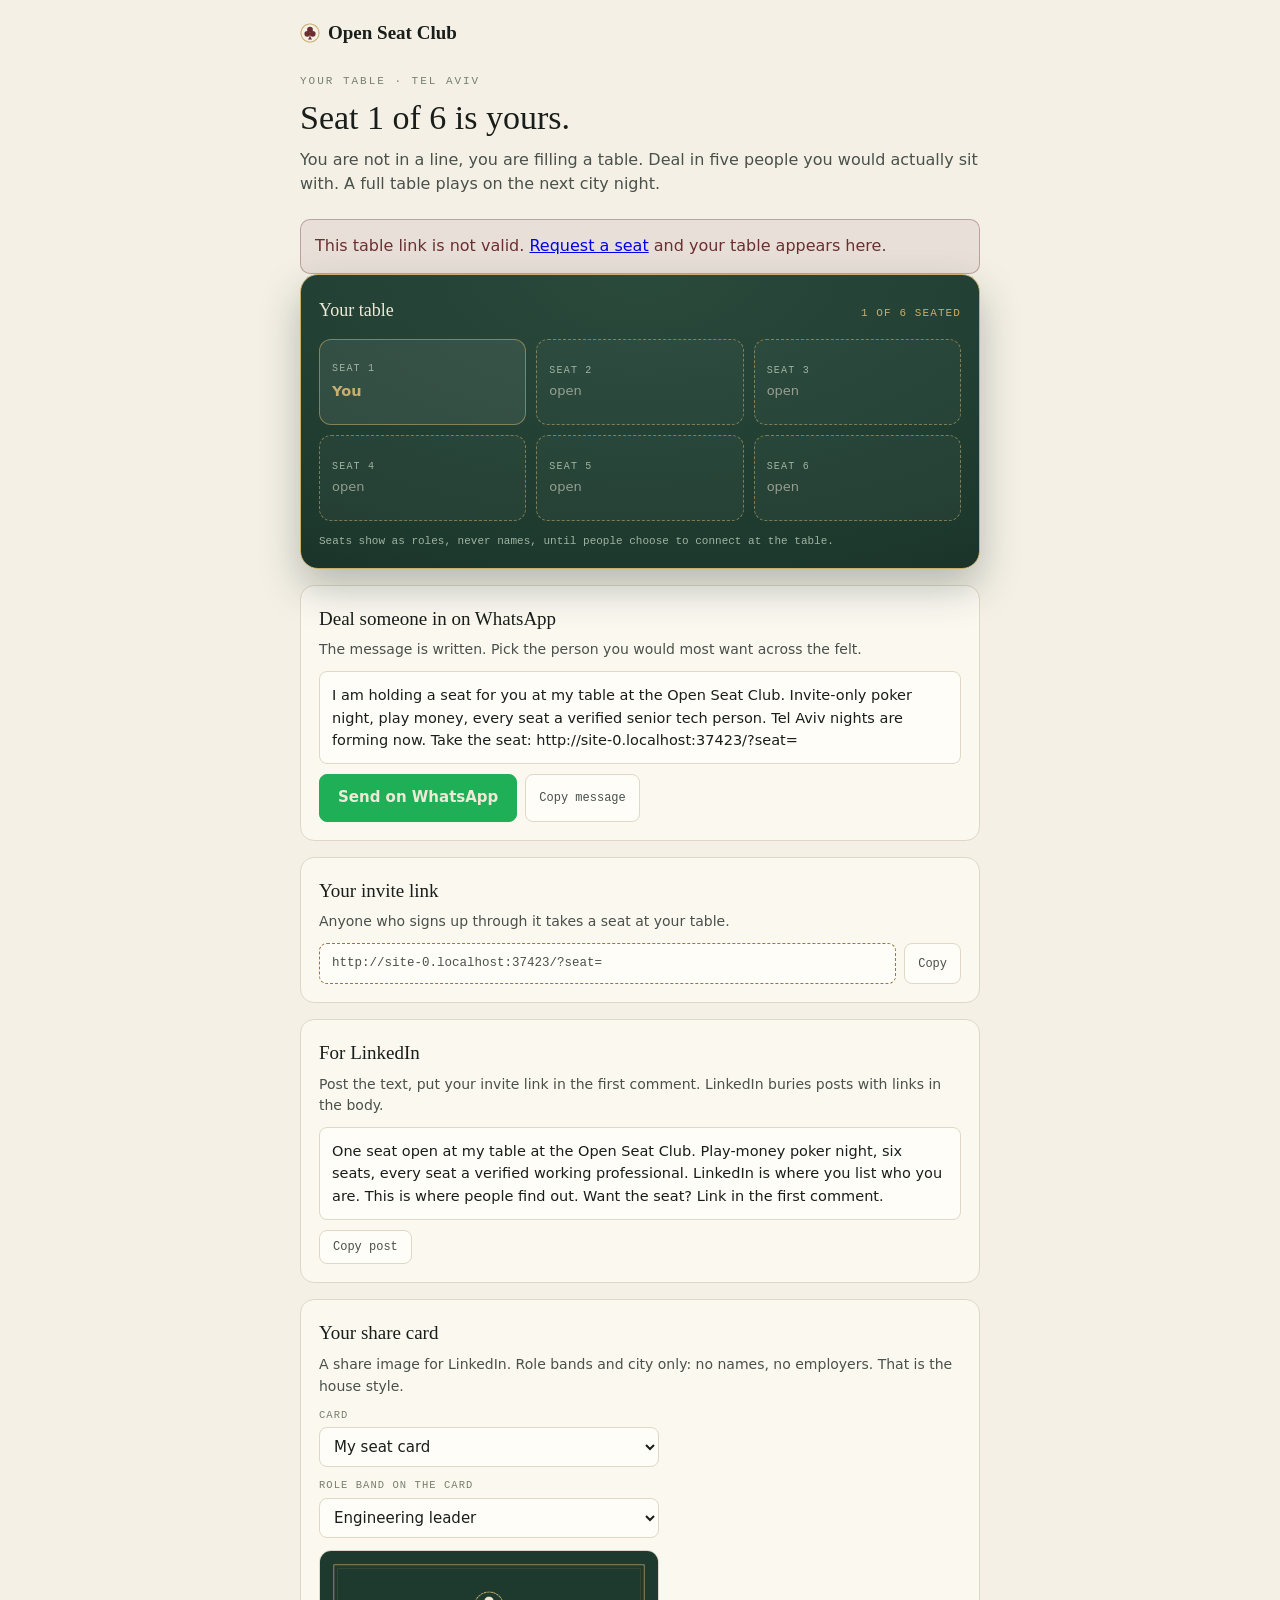
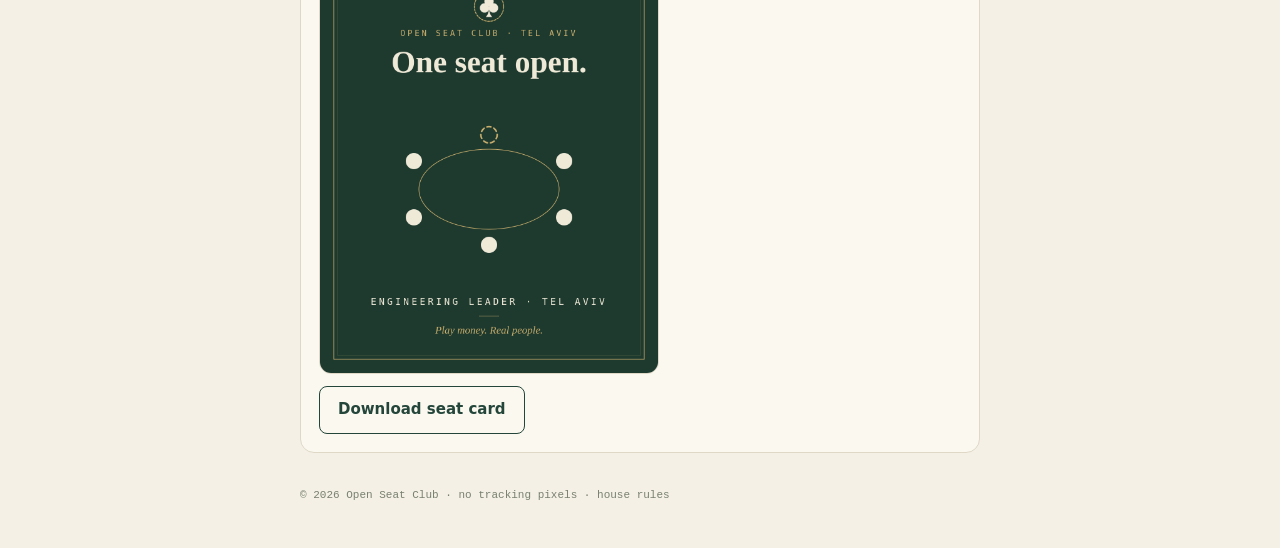
<file: site/table.html>
<!doctype html>
<html lang="en">
<head>
<meta charset="utf-8">
<meta name="viewport" content="width=device-width, initial-scale=1, viewport-fit=cover">
<meta name="theme-color" content="#F4F0E6">
<meta name="robots" content="noindex">
<meta name="description" content="Your table at the Open Seat Club: six seats, five to deal in.">
<title>Your table · Open Seat Club</title>
<meta property="og:title" content="A seat is being held for you">
<meta property="og:description" content="Open Seat Club: invite-only, play-money poker nights, every seat a verified tech professional. Tel Aviv deals first.">
<meta property="og:type" content="website">
<meta property="og:image" content="https://cdn.jsdelivr.net/gh/odedrochman/openseatclub-assets@79955992203d24bace0b9960f568c1b742d97818/site/og-felt.png">
<meta property="og:image:width" content="1200">
<meta property="og:image:height" content="630">
<link rel="icon" href="/favicon.svg" type="image/svg+xml">
<link rel="icon" href="/icon-32.png" type="image/png" sizes="32x32">
<link rel="icon" href="/icon-16.png" type="image/png" sizes="16x16">
<link rel="apple-touch-icon" href="/icon-192.png">
<style>
  :root{
    --bone:#F4F0E6; --surface:#FBF8F0; --raised:#FFFDF7; --ink:#191E1A;
    --sec:#49514A; --muted:#79806F; --border:#DFD8C6;
    --pine:#24463A; --pine2:#183227; --brass:#96793D; --oxblood:#6B2F31;
    --felt:#1E3A2E; --gold:#C9AE6E; --green:#7FBF98; --cream:#EFE9D8; --sage:#9FB3A3;
    --disp:"Spectral", Georgia, "Times New Roman", serif;
    --body:"Alegreya Sans", "Gill Sans", "Segoe UI", system-ui, sans-serif;
    --mono:"IBM Plex Mono", "SF Mono", Menlo, Consolas, monospace;
  }
  *,*::before,*::after{box-sizing:border-box;margin:0;padding:0}
  html,body{overflow-x:clip}
  body{background:var(--bone);color:var(--ink);font-family:var(--body);line-height:1.55;font-size:16px}
  .wrap{max-width:720px;margin:0 auto;padding:0 20px}
  header{padding:18px 0 0}
  .mark{display:flex;align-items:center;gap:8px;font-family:var(--disp);font-size:19px;font-weight:600}
  .mark .pip{display:inline-flex;align-items:center}
  .mark .pip svg{display:block}
  .eyebrow{font-family:var(--mono);font-size:11px;letter-spacing:.18em;text-transform:uppercase;color:var(--muted);margin:26px 0 8px}
  h1{font-family:var(--disp);font-weight:500;font-size:clamp(26px,6vw,34px);line-height:1.15;margin-bottom:10px}
  .lede{color:var(--sec);margin-bottom:22px}
  /* felt */
  .feltbox{position:relative;background:radial-gradient(130% 150% at 50% 0%,#2A4A3C 0%,var(--felt) 62%,#152A21 100%);border:1px solid var(--gold);border-radius:18px;padding:22px 18px 18px;color:var(--cream);box-shadow:0 18px 40px rgba(21,42,33,.28)}
  .fhd{display:flex;justify-content:space-between;align-items:baseline;gap:10px;flex-wrap:wrap;margin-bottom:14px}
  .fname{font-family:var(--disp);font-size:18px}
  .fstat{font-family:var(--mono);font-size:11px;letter-spacing:.1em;color:var(--gold)}
  .seats{display:grid;grid-template-columns:repeat(3,1fr);gap:10px}
  @media(max-width:430px){ .seats{grid-template-columns:repeat(2,1fr)} }
  .seat{border:1px dashed rgba(201,174,110,.55);border-radius:12px;min-height:86px;padding:10px 12px;background:rgba(255,253,247,.03);display:flex;flex-direction:column;justify-content:center;gap:3px}
  .seat.full{border-style:solid;background:rgba(255,253,247,.08)}
  .seat .sn{font-family:var(--mono);font-size:10px;letter-spacing:.12em;text-transform:uppercase;color:var(--sage)}
  .seat .sv{font-weight:700;font-size:14.5px}
  .seat.you .sv{color:var(--gold)}
  .seat .open{color:rgba(239,233,216,.55);font-size:13px}
  .fnote{font-family:var(--mono);font-size:11px;color:var(--sage);margin-top:12px}
  /* share blocks */
  .card{background:var(--surface);border:1px solid var(--border);border-radius:14px;padding:18px;margin-top:16px}
  .card h2{font-family:var(--disp);font-weight:500;font-size:19px;margin-bottom:6px}
  .card p.small{font-size:14px;color:var(--sec);margin-bottom:10px}
  .linkrow{display:flex;gap:8px;align-items:stretch}
  .linkbox{flex:1;font-family:var(--mono);font-size:12.5px;background:var(--raised);border:1px dashed var(--brass);border-radius:8px;padding:10px 12px;word-break:break-all;color:var(--sec)}
  .msg{font-size:14.5px;background:var(--raised);border:1px solid var(--border);border-radius:8px;padding:12px;color:var(--ink);white-space:pre-wrap;margin-bottom:10px}
  .btn{display:inline-block;font-family:var(--body);font-weight:700;font-size:15px;color:var(--cream);background:var(--pine);border:1px solid var(--pine);border-radius:8px;padding:11px 18px;cursor:pointer;text-decoration:none;text-align:center}
  .btn:hover{background:var(--pine2)}
  .btn.wa{background:#1FAF57;border-color:#1FAF57}
  .btn.ghost{background:transparent;color:var(--pine)}
  .mini{font-family:var(--mono);font-size:12px;padding:9px 13px;border:1px solid var(--border);border-radius:8px;background:var(--raised);color:var(--sec);cursor:pointer;white-space:nowrap}
  .mini:hover{border-color:var(--muted)}
  .mini.done{border-color:var(--green);color:var(--pine)}
  .btnrow{display:flex;gap:8px;flex-wrap:wrap;margin-top:4px}
  label{display:block;font-family:var(--mono);font-size:10.5px;letter-spacing:.1em;text-transform:uppercase;color:var(--muted);margin:10px 0 4px}
  select{font-family:var(--body);font-size:15px;padding:9px 10px;border:1px solid var(--border);border-radius:8px;background:var(--raised);color:var(--ink);width:100%;max-width:340px}
  canvas#cardcv{display:none}
  .cardprev{width:100%;max-width:340px;border-radius:12px;border:1px solid var(--border);display:block;margin:12px 0}
  footer{padding:34px 0 44px;font-family:var(--mono);font-size:11px;color:var(--muted)}
  .err{display:none;background:rgba(107,47,49,.08);border:1px solid rgba(107,47,49,.35);color:var(--oxblood);border-radius:10px;padding:14px;margin-top:20px}
</style>
</head>
<body>
<div class="wrap">
  <header><div class="mark"><span class="pip" aria-hidden="true"><svg viewBox="0 0 512 512" width="20" height="20"><circle cx="256" cy="256" r="230" fill="none" stroke="#C9AE6E" stroke-width="28" stroke-dasharray="30 20" stroke-linecap="round"/><g fill="#6B2F31"><circle cx="256" cy="172" r="74"/><circle cx="186" cy="276" r="74"/><circle cx="326" cy="276" r="74"/><path d="M256 278 C252 346 236 388 204 420 L308 420 C276 388 260 346 256 278 Z"/></g></svg></span>Open Seat Club</div></header>

  <p class="eyebrow" id="welcome-line">Your table &middot; Tel Aviv</p>
  <h1 id="headline">Seat 1 of 6 is yours.</h1>
  <p class="lede">You are not in a line, you are filling a table. Deal in five people you would actually sit with. A full table plays on the next city night.</p>

  <div class="err" id="err">This table link is not valid. <a href="/">Request a seat</a> and your table appears here.</div>

  <div class="feltbox" id="felt">
    <div class="fhd"><span class="fname">Your table</span><span class="fstat" id="fstat">1 OF 6 SEATED</span></div>
    <div class="seats" id="seats"></div>
    <p class="fnote">Seats show as roles, never names, until people choose to connect at the table.</p>
  </div>

  <div class="card">
    <h2>Deal someone in on WhatsApp</h2>
    <p class="small">The message is written. Pick the person you would most want across the felt.</p>
    <div class="msg" id="wamsg"></div>
    <div class="btnrow">
      <a class="btn wa" id="wabtn" href="#" target="_blank" rel="noopener">Send on WhatsApp</a>
      <button class="mini" data-copy="wamsg">Copy message</button>
    </div>
  </div>

  <div class="card">
    <h2>Your invite link</h2>
    <p class="small">Anyone who signs up through it takes a seat at your table.</p>
    <div class="linkrow">
      <div class="linkbox" id="invlink"></div>
      <button class="mini" data-copy="invlink">Copy</button>
    </div>
  </div>

  <div class="card">
    <h2>For LinkedIn</h2>
    <p class="small">Post the text, put your invite link in the first comment. LinkedIn buries posts with links in the body.</p>
    <div class="msg" id="limsg"></div>
    <div class="btnrow"><button class="mini" data-copy="limsg">Copy post</button></div>
  </div>

  <div class="card">
    <h2>Your share card</h2>
    <p class="small">A share image for LinkedIn. Role bands and city only: no names, no employers. That is the house style.</p>
    <label for="cardtype">Card</label>
    <select id="cardtype">
      <option value="seat">My seat card</option>
      <option value="table">The table card (the room, one seat open)</option>
    </select>
    <label for="role">Role band on the card</label>
    <select id="role">
      <option>Engineering leader</option>
      <option>Product leader</option>
      <option>Founder</option>
      <option>Design leader</option>
      <option>Data leader</option>
      <option>Senior operator</option>
    </select>
    <img class="cardprev" id="cardprev" alt="Preview of your seat card">
    <canvas id="cardcv" width="1080" height="1350"></canvas>
    <div class="btnrow">
      <a class="btn ghost" id="dl" download="open-seat-club-seat-card.png" href="#">Download seat card</a>
    </div>
  </div>

  <div class="card" id="tellcard" style="display:none">
    <h2>Today's tell question</h2>
    <p class="small">One tap a day. Twelve taps in, your tell profile starts forming. Skipping costs nothing.</p>
    <p id="tellq" style="font-family:var(--disp);font-size:17px;margin:6px 0 10px"></p>
    <div class="btnrow" id="tellopts"></div>
    <p class="small" id="tellnote" style="margin:10px 0 0"></p>
  </div>

  <footer>&copy; 2026 Open Seat Club &middot; no tracking pixels &middot; house rules</footer>
</div>

<script>
(function(){
  "use strict";
  var qs=new URLSearchParams(location.search);
  var code=(qs.get('c')||'').toLowerCase().slice(0,16);
  var ORIGIN=location.origin;
  var invite=ORIGIN+'/?seat='+encodeURIComponent(code);

  var WA='I am holding a seat for you at my table at the Open Seat Club. Invite-only poker night, play money, every seat a verified senior tech person. Tel Aviv nights are forming now. Take the seat: '+invite;
  var LI='One seat open at my table at the Open Seat Club. Play-money poker night, six seats, every seat a verified working professional. LinkedIn is where you list who you are. This is where people find out. Want the seat? Link in the first comment.';

  document.getElementById('wamsg').textContent=WA;
  document.getElementById('limsg').textContent=LI;
  document.getElementById('invlink').textContent=invite;
  document.getElementById('wabtn').href='https://wa.me/?text='+encodeURIComponent(WA);
  if(qs.get('welcome')){ document.getElementById('welcome-line').textContent='Verified · Your table · Tel Aviv'; }

  /* copy buttons */
  document.querySelectorAll('[data-copy]').forEach(function(b){
    b.addEventListener('click',function(){
      var t=document.getElementById(b.getAttribute('data-copy')).textContent;
      (navigator.clipboard?navigator.clipboard.writeText(t):Promise.reject()).then(function(){
        b.classList.add('done'); var old=b.textContent; b.textContent='Copied';
        setTimeout(function(){ b.classList.remove('done'); b.textContent=old; },1600);
      }).catch(function(){
        var ta=document.createElement('textarea'); ta.value=t; document.body.appendChild(ta);
        ta.select(); try{ document.execCommand('copy'); }catch(e){} document.body.removeChild(ta);
        b.textContent='Copied'; setTimeout(function(){ b.textContent='Copy'; },1600);
      });
    });
  });

  /* seats */
  var seatsEl=document.getElementById('seats');
  function renderSeats(filled,pending){
    seatsEl.innerHTML='';
    for(var i=1;i<=6;i++){
      var d=document.createElement('div');
      if(i===1){ d.className='seat full you'; d.innerHTML='<span class="sn">Seat 1</span><span class="sv">You</span>'; }
      else if(i<=filled){ d.className='seat full'; d.innerHTML='<span class="sn">Seat '+i+'</span><span class="sv">Taken &middot; verified</span>'; }
      else if(i<=filled+pending){ d.className='seat'; d.innerHTML='<span class="sn">Seat '+i+'</span><span class="open">invited &middot; verifying</span>'; }
      else { d.className='seat'; d.innerHTML='<span class="sn">Seat '+i+'</span><span class="open">open</span>'; }
      seatsEl.appendChild(d);
    }
    document.getElementById('fstat').textContent=Math.min(filled,6)+' OF 6 SEATED';
    if(filled>=6){ document.getElementById('headline').textContent='Your table is full. It plays next city night.'; }
    else if(filled>1){ document.getElementById('headline').textContent='Seat '+filled+' of 6 filled. '+(6-filled)+' to go.'; }
  }
  renderSeats(1,0);

  var tableData={seats:1,roleBands:[]};
  if(code){
    fetch('/api/table?c='+encodeURIComponent(code)).then(function(r){
      if(!r.ok) throw 0; return r.json();
    }).then(function(d){
      if(d && d.ok){
        renderSeats(d.seats,d.pending||0);
        tableData={seats:d.seats,roleBands:d.roleBands||[]};
        if(document.getElementById('cardtype').value==='table') redraw();
      }
      else throw 0;
    }).catch(function(){
      document.getElementById('err').style.display='block';
    });
  } else {
    document.getElementById('err').style.display='block';
  }

  /* seat card generator: brand-kit frame (2026-07-16). Role band + city only.
     No names, no employers. Composition mirrors brand/png/seat-card-1080x1350.png. */
  var cv=document.getElementById('cardcv'), cx=cv.getContext('2d');
  function pipMark(x,y,r,pipColor,ringColor){
    /* dashed open-seat ring with the club pip inside (the logomark) */
    cx.save();
    cx.strokeStyle=ringColor; cx.lineWidth=r*0.055;
    cx.setLineDash([r*0.118,r*0.079]); cx.lineCap='round';
    cx.beginPath(); cx.arc(x,y,r*0.9,0,Math.PI*2); cx.stroke();
    cx.setLineDash([]);
    var s=r/256; /* pip geometry from the 512-viewBox mark master */
    cx.fillStyle=pipColor;
    cx.beginPath(); cx.arc(x,y+(172-256)*s,74*s,0,Math.PI*2); cx.fill();
    cx.beginPath(); cx.arc(x+(186-256)*s,y+(276-256)*s,74*s,0,Math.PI*2); cx.fill();
    cx.beginPath(); cx.arc(x+(326-256)*s,y+(276-256)*s,74*s,0,Math.PI*2); cx.fill();
    cx.beginPath();
    cx.moveTo(x,y+22*s);
    cx.bezierCurveTo(x-4*s,y+90*s,x-20*s,y+132*s,x-52*s,y+164*s);
    cx.lineTo(x+52*s,y+164*s);
    cx.bezierCurveTo(x+20*s,y+132*s,x+4*s,y+90*s,x,y+22*s);
    cx.closePath(); cx.fill();
    cx.restore();
  }
  function mono(px){ if('letterSpacing' in cx) cx.letterSpacing=Math.round(px*0.28)+'px'; cx.font='500 '+px+'px Menlo, Consolas, monospace'; }
  function monoOff(){ if('letterSpacing' in cx) cx.letterSpacing='0px'; }
  function draw(role){
    var W=1080,H=1350,GOLD='#C9AE6E',CREAM='#EFE9D8';
    cx.fillStyle='#1E3A2E'; cx.fillRect(0,0,W,H);
    /* double frame */
    cx.strokeStyle=GOLD; cx.lineWidth=2; cx.strokeRect(44,44,W-88,H-88);
    cx.strokeStyle='rgba(201,174,110,.45)'; cx.lineWidth=1; cx.strokeRect(56,56,W-112,H-112);
    /* logomark: cream pip in dashed gold ring */
    pipMark(W/2,178,52,CREAM,GOLD);
    /* eyebrow */
    cx.textAlign='center'; cx.fillStyle=GOLD;
    mono(26); cx.fillText('OPEN SEAT CLUB · TEL AVIV',W/2,272); monoOff();
    /* headline */
    cx.fillStyle=CREAM; cx.font='600 100px Spectral, Georgia, serif';
    cx.fillText('One seat open.',W/2,388);
    /* table motif: gold oval, five cream seats, the open seat dashed at the top */
    cx.strokeStyle=GOLD; cx.lineWidth=2;
    cx.beginPath(); cx.ellipse(W/2,762,224,128,0,0,Math.PI*2); cx.stroke();
    var seats=[[W/2-240,672],[W/2+240,672],[W/2-240,852],[W/2+240,852],[W/2,940]];
    cx.fillStyle=CREAM;
    for(var i=0;i<5;i++){ cx.beginPath(); cx.arc(seats[i][0],seats[i][1],26,0,Math.PI*2); cx.fill(); }
    cx.save();
    cx.strokeStyle=GOLD; cx.lineWidth=5; cx.setLineDash([13,10]); cx.lineCap='round';
    cx.beginPath(); cx.arc(W/2,588,26,0,Math.PI*2); cx.stroke();
    cx.restore();
    /* role band + city: the whole identity, coarse on purpose */
    cx.fillStyle=CREAM; mono(30);
    cx.fillText((role+' · Tel Aviv').toUpperCase(),W/2,1132); monoOff();
    cx.strokeStyle=GOLD; cx.lineWidth=1;
    cx.beginPath(); cx.moveTo(W/2-32,1168); cx.lineTo(W/2+32,1168); cx.stroke();
    cx.fillStyle=GOLD; cx.font='italic 500 34px Spectral, Georgia, serif';
    cx.fillText('Play money. Real people.',W/2,1224);
    refreshPreview();
  }
  /* table card (4c ruling): the room, role bands + one open seat, never a person */
  function drawTable(){
    var W=1080,H=1350,GOLD='#C9AE6E',CREAM='#EFE9D8';
    var myRole=document.getElementById('role').value;
    var bands=[myRole].concat(tableData.roleBands||[]).slice(0,6);
    var open=6-bands.length;
    cx.fillStyle='#1E3A2E'; cx.fillRect(0,0,W,H);
    cx.strokeStyle=GOLD; cx.lineWidth=2; cx.strokeRect(44,44,W-88,H-88);
    cx.strokeStyle='rgba(201,174,110,.45)'; cx.lineWidth=1; cx.strokeRect(56,56,W-112,H-112);
    pipMark(W/2,166,48,CREAM,GOLD);
    cx.textAlign='center'; cx.fillStyle=GOLD;
    mono(26); cx.fillText('OPEN SEAT CLUB · TEL AVIV',W/2,252); monoOff();
    /* honest headline: say exactly how many seats are open */
    var words=['','One','Two','Three','Four','Five'];
    var head = open===0 ? 'This table is dealt.'
             : open===1 ? 'One seat open.'
             : words[open]+' seats open.';
    cx.fillStyle=CREAM; cx.font='600 92px Spectral, Georgia, serif';
    cx.fillText(head,W/2,362);
    /* motif: oval with taken seats cream, open seats dashed, first open at top */
    cx.strokeStyle=GOLD; cx.lineWidth=2;
    cx.beginPath(); cx.ellipse(W/2,610,210,104,0,0,Math.PI*2); cx.stroke();
    var spots=[[W/2,478],[W/2+228,536],[W/2+228,688],[W/2,742],[W/2-228,688],[W/2-228,536]];
    for(var i=0;i<6;i++){
      var taken = open>0 ? (i>0 && i<=bands.length) : (i<bands.length);
      if(taken){ cx.fillStyle=CREAM; cx.beginPath(); cx.arc(spots[i][0],spots[i][1],24,0,Math.PI*2); cx.fill(); }
      else { cx.save(); cx.strokeStyle=GOLD; cx.lineWidth=5; cx.setLineDash([12,9]); cx.lineCap='round';
             cx.beginPath(); cx.arc(spots[i][0],spots[i][1],24,0,Math.PI*2); cx.stroke(); cx.restore(); }
    }
    /* the room, as a list: roles only */
    var y=856;
    for(var s=0;s<6;s++){
      cx.fillStyle='#9FB3A3'; mono(20); cx.textAlign='left';
      cx.fillText('SEAT '+(s+1),140,y); monoOff();
      cx.font='400 34px Spectral, Georgia, serif';
      if(s<bands.length){ cx.fillStyle=CREAM; cx.fillText(bands[s],340,y); }
      else { cx.fillStyle=GOLD; cx.fillText('Open',340,y); }
      y+=56;
    }
    cx.textAlign='center';
    cx.strokeStyle=GOLD; cx.lineWidth=1;
    cx.beginPath(); cx.moveTo(W/2-32,1188); cx.lineTo(W/2+32,1188); cx.stroke();
    cx.fillStyle=GOLD; cx.font='italic 500 34px Spectral, Georgia, serif';
    cx.fillText('Play money. Real people.',W/2,1244);
    refreshPreview();
  }
  function refreshPreview(){
    var url=cv.toDataURL('image/png');
    var dl=document.getElementById('dl');
    document.getElementById('cardprev').src=url;
    dl.href=url;
    dl.download='open-seat-club-'+(document.getElementById('cardtype').value==='table'?'table':'seat')+'-card.png';
  }
  function redraw(){
    if(document.getElementById('cardtype').value==='table') drawTable();
    else draw(document.getElementById('role').value);
  }
  var sel=document.getElementById('role');
  sel.addEventListener('change',redraw);
  document.getElementById('cardtype').addEventListener('change',redraw);
  draw(sel.value);

  /* daily tell question: shows only when the API is live and the code is
     verified; otherwise the card stays hidden (no broken promises). */
  function tellNote(msg){ document.getElementById('tellnote').textContent=msg; }
  function renderTell(d){
    var card=document.getElementById('tellcard');
    var opts=document.getElementById('tellopts');
    document.getElementById('tellq').textContent=d.question;
    while(opts.firstChild) opts.removeChild(opts.firstChild);
    if(d.answered!==null && d.answered!==undefined){
      tellNote('Noted. Your profile has '+d.profileSize+' answers. Tomorrow deals the next one.');
    } else {
      d.answers.forEach(function(label,i){
        var b=document.createElement('button');
        b.className='mini'; b.type='button'; b.textContent=label;
        b.addEventListener('click',function(){
          fetch('/api/tell',{method:'POST',headers:{'Content-Type':'application/json'},
            body:JSON.stringify({c:code,day:d.day,choice:i})})
          .then(function(r){ if(!r.ok) throw 0; return r.json(); })
          .then(function(res){
            while(opts.firstChild) opts.removeChild(opts.firstChild);
            tellNote('Noted. Your profile has '+res.profileSize+' answers. Tomorrow deals the next one.');
          }).catch(function(){ tellNote('That did not save. Nothing lost; try again in a moment.'); });
        });
        opts.appendChild(b);
      });
    }
    card.style.display='block';
  }
  if(code){
    fetch('/api/tell?c='+encodeURIComponent(code)).then(function(r){
      if(!r.ok) throw 0; return r.json();
    }).then(function(d){ if(d && d.ok) renderTell(d); }).catch(function(){ /* stays hidden */ });
  }
})();
</script>
</body>
</html>
</file>
